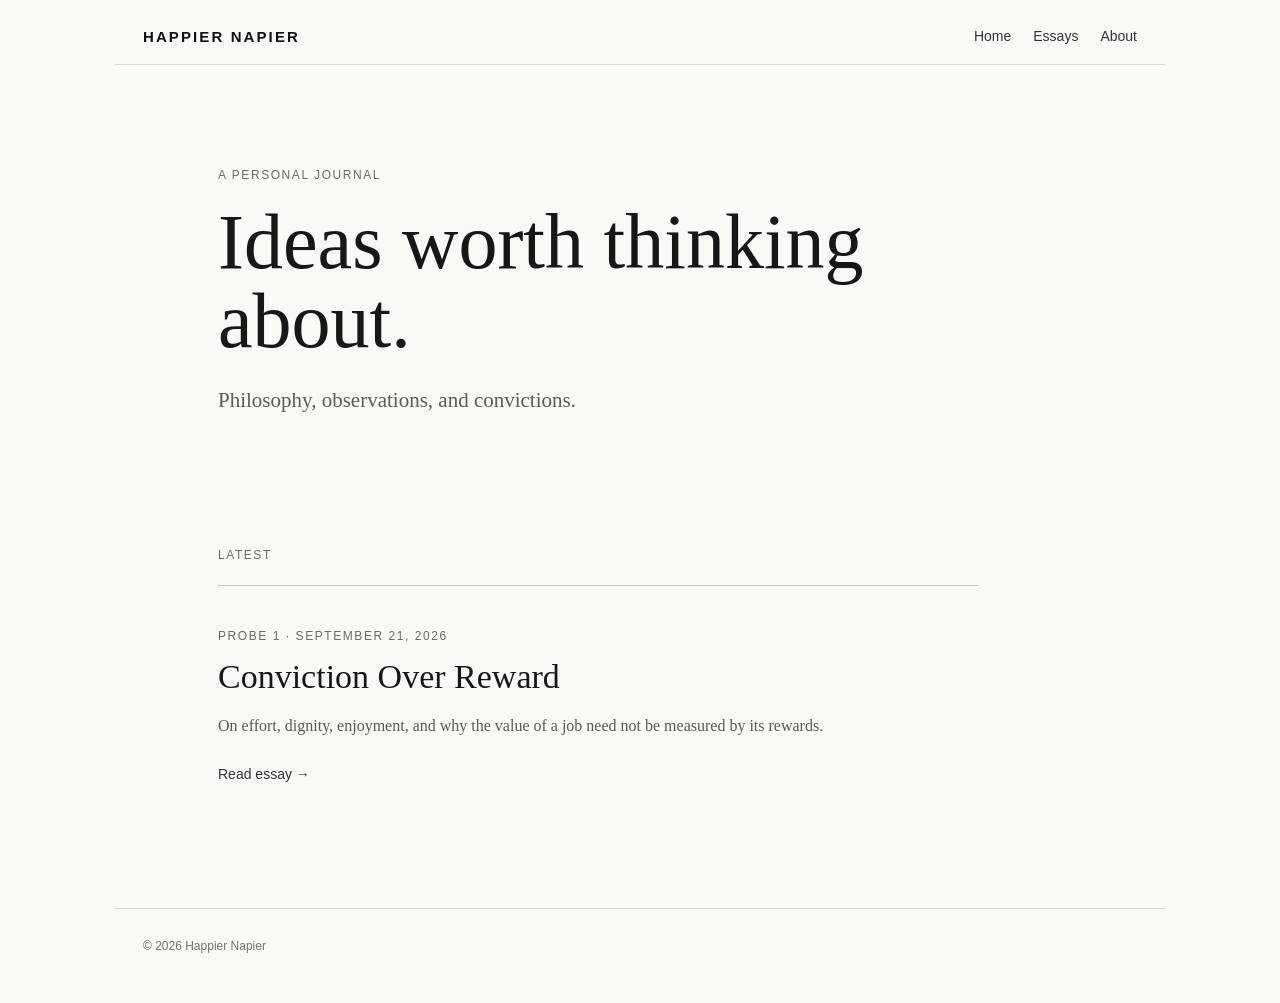
<file: index.html>
<!doctype html>
<html lang="en">
<head>
  <meta charset="utf-8">
  <meta name="viewport" content="width=device-width, initial-scale=1">
  <title>Happier Napier</title>
  <meta name="description" content="Ideas, philosophy, and observations.">
  <link rel="stylesheet" href="style.css">
</head>
<body>
  <header class="site-header">
    <a class="brand" href="index.html">HAPPIER NAPIER</a>
    <nav>
      <a href="index.html">Home</a>
      <a href="essays.html">Essays</a>
      <a href="about.html">About</a>
    </nav>
  </header>

  <main class="container">
    <section class="hero">
      <p class="eyebrow">A personal journal</p>
      <h1>Ideas worth thinking about.</h1>
      <p class="intro">Philosophy, observations, and convictions.</p>
    </section>

    <section>
      <p class="section-label">Latest</p>
      <article class="card">
        <p class="meta">PROBE 1 · September 21, 2026</p>
        <h2><a href="essays/probe-1.html">Conviction Over Reward</a></h2>
        <p>On effort, dignity, enjoyment, and why the value of a job need not be measured by its rewards.</p>
        <a class="read" href="essays/probe-1.html">Read essay →</a>
      </article>
    </section>
  </main>

  <footer>© 2026 Happier Napier</footer>
</body>
</html>
</file>
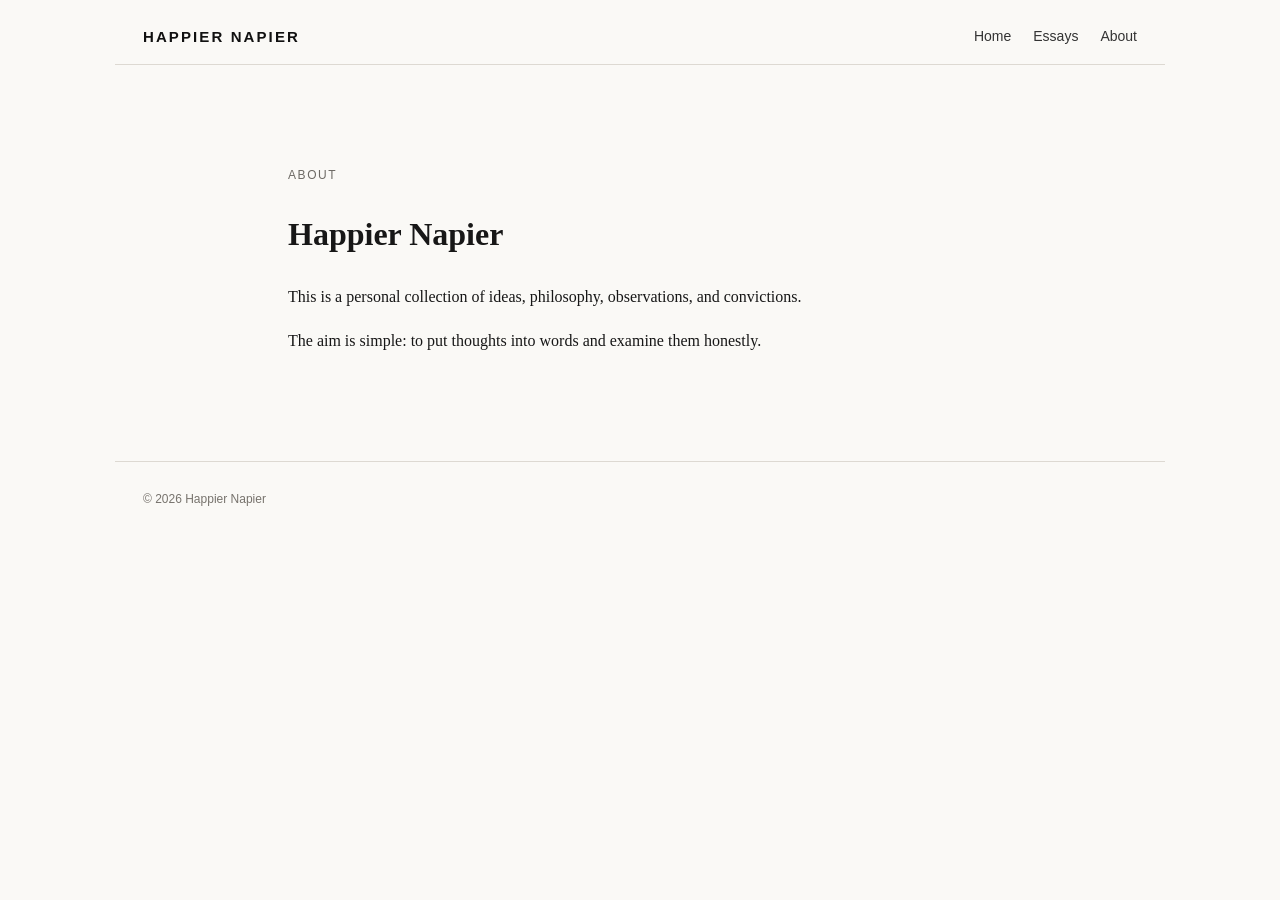
<file: about.html>
<!doctype html>
<html lang="en">
<head>
  <meta charset="utf-8">
  <meta name="viewport" content="width=device-width, initial-scale=1">
  <title>About — Happier Napier</title>
  <link rel="stylesheet" href="style.css">
</head>
<body>
  <header class="site-header">
    <a class="brand" href="index.html">HAPPIER NAPIER</a>
    <nav><a href="index.html">Home</a><a href="essays.html">Essays</a><a href="about.html">About</a></nav>
  </header>
  <main class="container narrow">
    <p class="section-label">About</p>
    <h1>Happier Napier</h1>
    <p>This is a personal collection of ideas, philosophy, observations, and convictions.</p>
    <p>The aim is simple: to put thoughts into words and examine them honestly.</p>
  </main>
  <footer>© 2026 Happier Napier</footer>
</body>
</html>
</file>
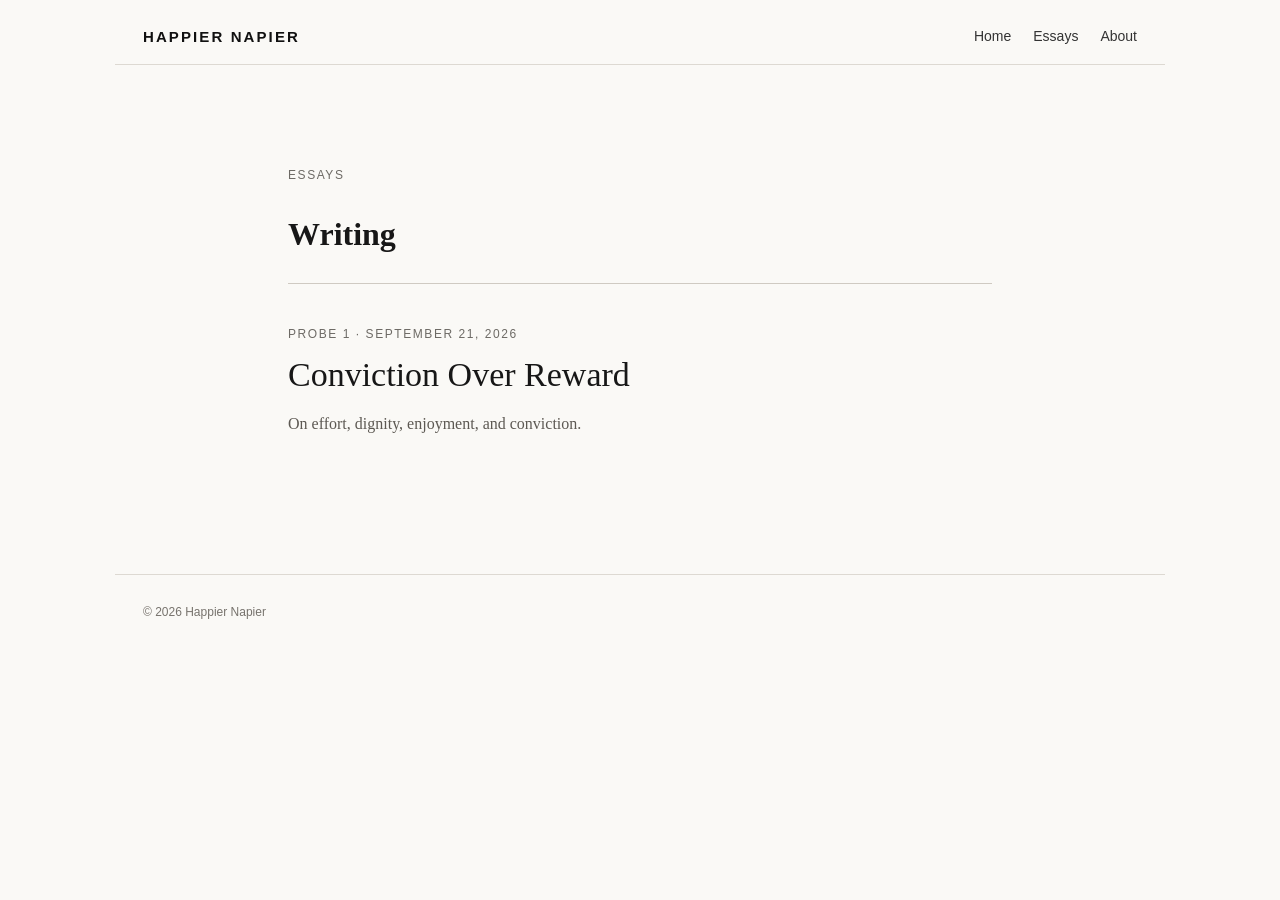
<file: essays.html>
<!doctype html>
<html lang="en">
<head>
  <meta charset="utf-8">
  <meta name="viewport" content="width=device-width, initial-scale=1">
  <title>Essays — Happier Napier</title>
  <link rel="stylesheet" href="style.css">
</head>
<body>
  <header class="site-header">
    <a class="brand" href="index.html">HAPPIER NAPIER</a>
    <nav><a href="index.html">Home</a><a href="essays.html">Essays</a><a href="about.html">About</a></nav>
  </header>
  <main class="container narrow">
    <p class="section-label">Essays</p>
    <h1>Writing</h1>
    <article class="list-item">
      <p class="meta">PROBE 1 · September 21, 2026</p>
      <h2><a href="essays/probe-1.html">Conviction Over Reward</a></h2>
      <p>On effort, dignity, enjoyment, and conviction.</p>
    </article>
  </main>
  <footer>© 2026 Happier Napier</footer>
</body>
</html>
</file>
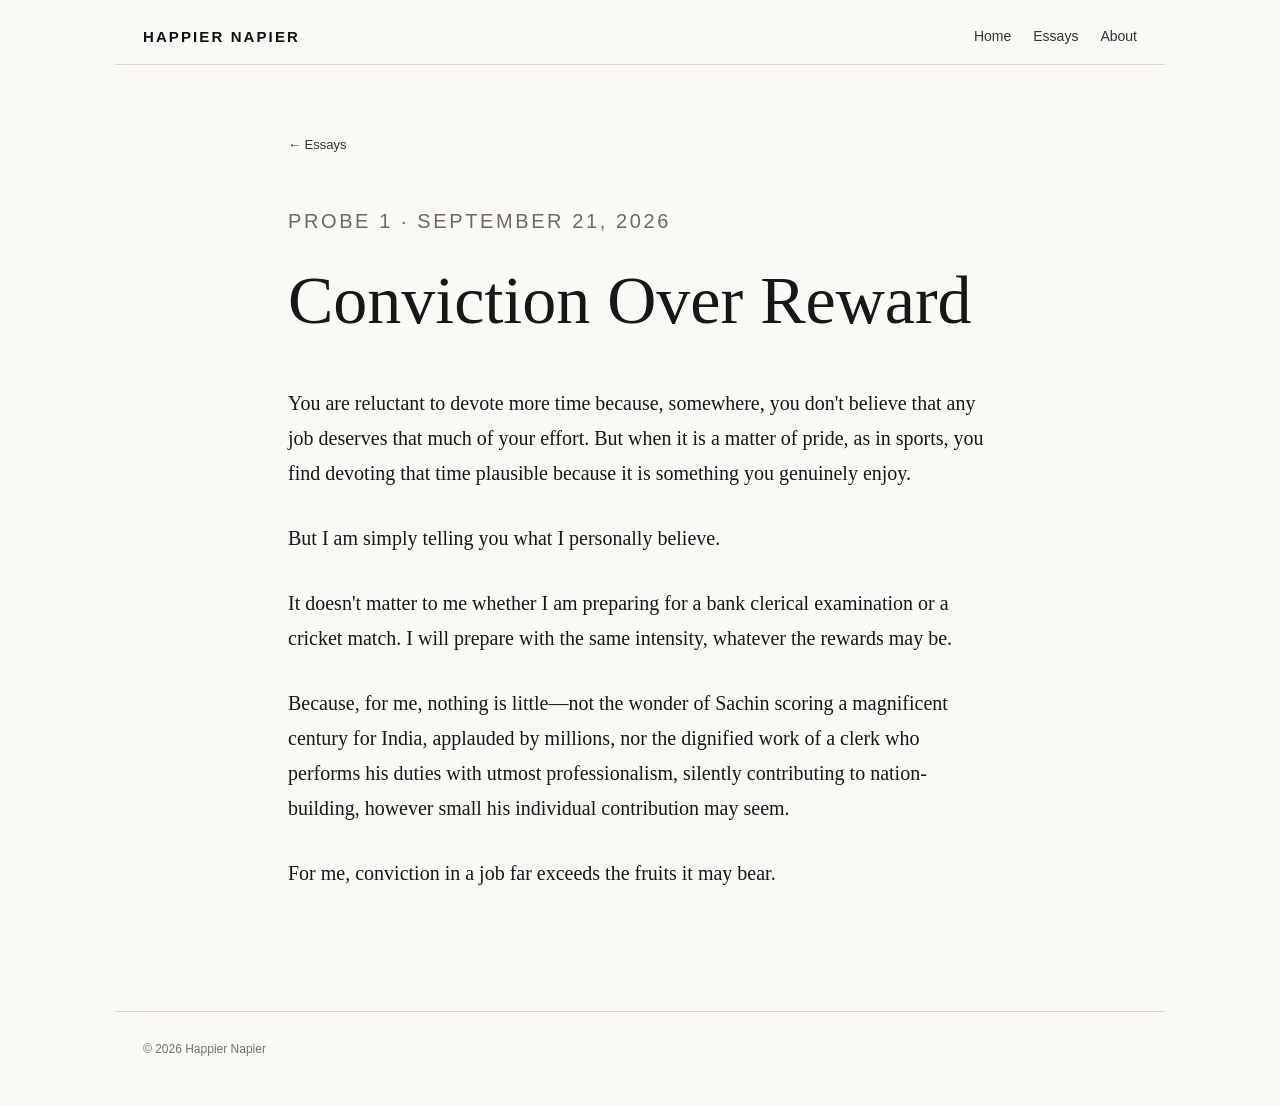
<file: probe-1.html>
<!doctype html>
<html lang="en">
<head>
  <meta charset="utf-8">
  <meta name="viewport" content="width=device-width, initial-scale=1">
  <title>PROBE 1 — Happier Napier</title>
  <link rel="stylesheet" href="../style.css">
</head>
<body>
  <header class="site-header">
    <a class="brand" href="../index.html">HAPPIER NAPIER</a>
    <nav><a href="../index.html">Home</a><a href="../essays.html">Essays</a><a href="../about.html">About</a></nav>
  </header>

  <main class="container article">
    <a class="back" href="../essays.html">← Essays</a>
    <p class="meta">PROBE 1 · September 21, 2026</p>
    <h1>Conviction Over Reward</h1>

    <p>You are reluctant to devote more time because, somewhere, you don't believe that any job deserves that much of your effort. But when it is a matter of pride, as in sports, you find devoting that time plausible because it is something you genuinely enjoy.</p>

    <p>But I am simply telling you what I personally believe.</p>

    <p>It doesn't matter to me whether I am preparing for a bank clerical examination or a cricket match. I will prepare with the same intensity, whatever the rewards may be.</p>

    <p>Because, for me, nothing is little—not the wonder of Sachin scoring a magnificent century for India, applauded by millions, nor the dignified work of a clerk who performs his duties with utmost professionalism, silently contributing to nation-building, however small his individual contribution may seem.</p>

    <p>For me, conviction in a job far exceeds the fruits it may bear.</p>
  </main>

  <footer>© 2026 Happier Napier</footer>
</body>
</html>
</file>
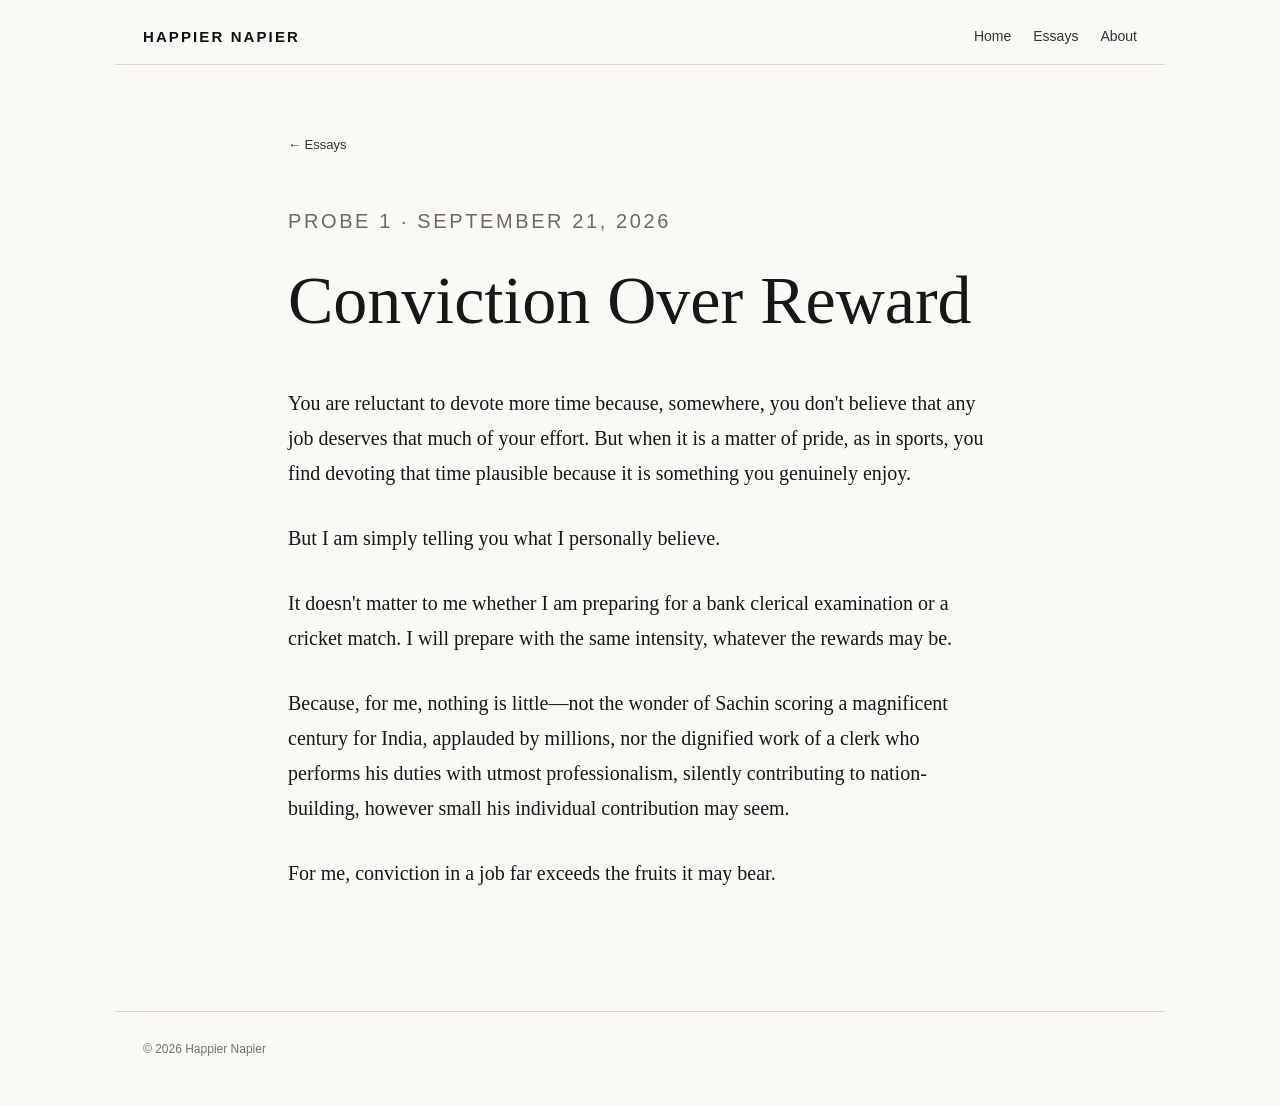
<file: essays/probe-1.html>
<!doctype html>
<html lang="en">
<head>
  <meta charset="utf-8">
  <meta name="viewport" content="width=device-width, initial-scale=1">
  <title>PROBE 1 — Happier Napier</title>
  <link rel="stylesheet" href="../style.css">
</head>

<body>

  <header class="site-header">
    <a class="brand" href="../index.html">HAPPIER NAPIER</a>

    <nav>
      <a href="../index.html">Home</a>
      <a href="../essays.html">Essays</a>
      <a href="../about.html">About</a>
    </nav>
  </header>

  <main class="container article">

    <a class="back" href="../essays.html">← Essays</a>

    <p class="meta">PROBE 1 · September 21, 2026</p>

    <h1>Conviction Over Reward</h1>

    <p>
      You are reluctant to devote more time because, somewhere, you don't believe
      that any job deserves that much of your effort. But when it is a matter of
      pride, as in sports, you find devoting that time plausible because it is
      something you genuinely enjoy.
    </p>

    <p>
      But I am simply telling you what I personally believe.
    </p>

    <p>
      It doesn't matter to me whether I am preparing for a bank clerical
      examination or a cricket match. I will prepare with the same intensity,
      whatever the rewards may be.
    </p>

    <p>
      Because, for me, nothing is little—not the wonder of Sachin scoring a
      magnificent century for India, applauded by millions, nor the dignified
      work of a clerk who performs his duties with utmost professionalism,
      silently contributing to nation-building, however small his individual
      contribution may seem.
    </p>

    <p>
      For me, conviction in a job far exceeds the fruits it may bear.
    </p>

  </main>

  <footer>
    © 2026 Happier Napier
  </footer>

</body>
</html>
</file>
<file: style.css>
* { box-sizing: border-box; }
html { scroll-behavior: smooth; }
body {
  margin: 0;
  background: #faf9f6;
  color: #171717;
  font-family: Georgia, "Times New Roman", serif;
  line-height: 1.75;
}
.site-header {
  max-width: 1050px;
  margin: 0 auto;
  padding: 28px 28px 20px;
  display: flex;
  align-items: center;
  justify-content: space-between;
  gap: 24px;
  border-bottom: 1px solid #ddd9d2;
}
.brand {
  color: #111;
  text-decoration: none;
  font: 700 15px/1 Arial, sans-serif;
  letter-spacing: .14em;
}
nav { display: flex; gap: 22px; font: 14px Arial, sans-serif; }
nav a, .read, .back { color: #333; text-decoration: none; }
nav a:hover, .read:hover, .back:hover { text-decoration: underline; }
.container { max-width: 900px; margin: 0 auto; padding: 90px 28px; }
.narrow { max-width: 760px; }
.hero { padding-bottom: 95px; }
.eyebrow, .section-label, .meta {
  font: 12px/1.4 Arial, sans-serif;
  text-transform: uppercase;
  letter-spacing: .13em;
  color: #6d6a65;
}
.hero h1 { font-size: clamp(44px, 8vw, 78px); line-height: 1.02; font-weight: 400; margin: 18px 0; max-width: 780px; }
.intro { font-size: 21px; color: #5f5b55; }
.section-label { margin-bottom: 22px; }
.card { border-top: 1px solid #cfcac2; padding: 30px 0; max-width: 760px; }
.card h2, .list-item h2 { font-size: 34px; line-height: 1.15; font-weight: 400; margin: 10px 0 14px; }
.card h2 a, .list-item h2 a { color: #171717; text-decoration: none; }
.card p:not(.meta), .list-item p:not(.meta) { color: #5d5953; }
.read { display: inline-block; margin-top: 10px; font: 14px Arial, sans-serif; }
.list-item { border-top: 1px solid #cfcac2; padding: 30px 0; }
.article { max-width: 760px; padding-top: 65px; }
.article h1 { font-size: clamp(42px, 7vw, 68px); line-height: 1.05; font-weight: 400; margin: 25px 0 50px; }
.article p { font-size: 20px; margin: 0 0 30px; }
.back { display: inline-block; font: 13px Arial, sans-serif; margin-bottom: 55px; }
footer { max-width: 1050px; margin: 0 auto; padding: 30px 28px 50px; border-top: 1px solid #ddd9d2; color: #77736d; font: 12px Arial, sans-serif; }
@media (max-width: 650px) {
  .site-header { padding: 22px 20px; }
  nav { gap: 12px; }
  .container { padding: 60px 20px; }
  .hero { padding-bottom: 65px; }
  .article p { font-size: 18px; }
}
</file>
